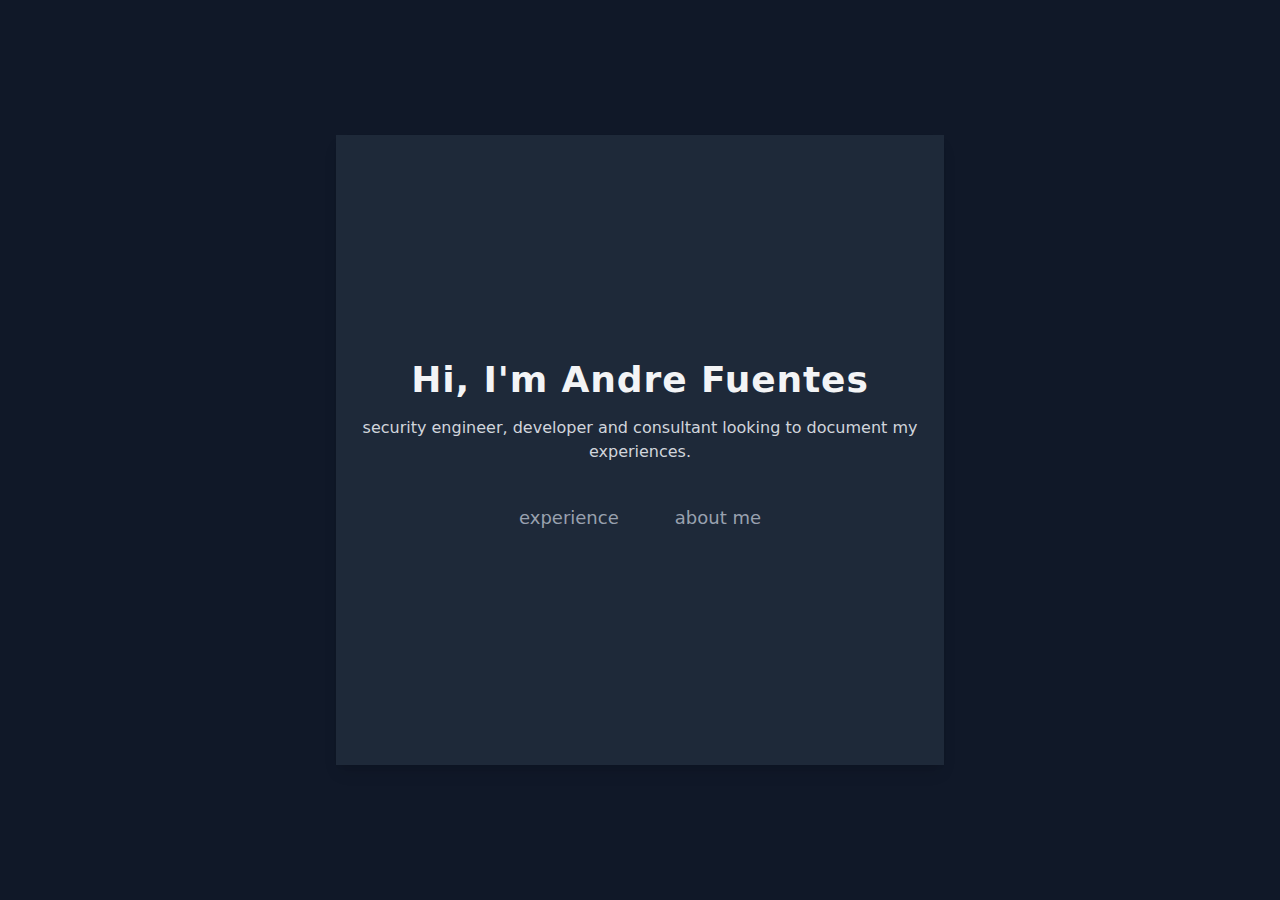
<file: index.html>
<!DOCTYPE html>
<html lang="en" charset="utf-8">
<head>
	<meta name="generator" content="Hugo 0.142.0">
</head>
<body>
	
	<!DOCTYPE html>
<html lang="en">
<head>
  <meta charset="UTF-8" />
  <meta name="viewport" content="width=device-width, initial-scale=1" />
  <title>cybromancer.com</title>
  <link href="./output.css" rel="stylesheet">

</head>
<body class="overflow-hidden min-h-screen flex items-center justify-center bg-gray-900 text-gray-100 font-sans">

  <section class="flex flex-col justify-center items-center h-[70vh] bg-gray-800 shadow-lg text-center px-4">
    <h1 class="text-5xl font-bold tracking-wide mb-4 sm:text-4xl">Hi, I'm Andre Fuentes</h1>
    <p class="text-lg font-medium text-gray-300 max-w-xl mb-8 sm:text-base">
      security engineer, developer and consultant looking to document my
        experiences.
    </p>
      <nav class="container mx-auto flex justify-center space-x-6">
        <a href="resume.html" class="text-lg px-4 py-2 text-gray-400 hover:text-white hover:bg-gray-700 rounded transition">experience</a>
        <a href="about_me.html" class="text-lg px-4 py-2 text-gray-400 hover:text-white hover:bg-gray-700 rounded transition">about me</a>
      </nav>
  </section>

</body>
</html>


</body>
</html>
</file>
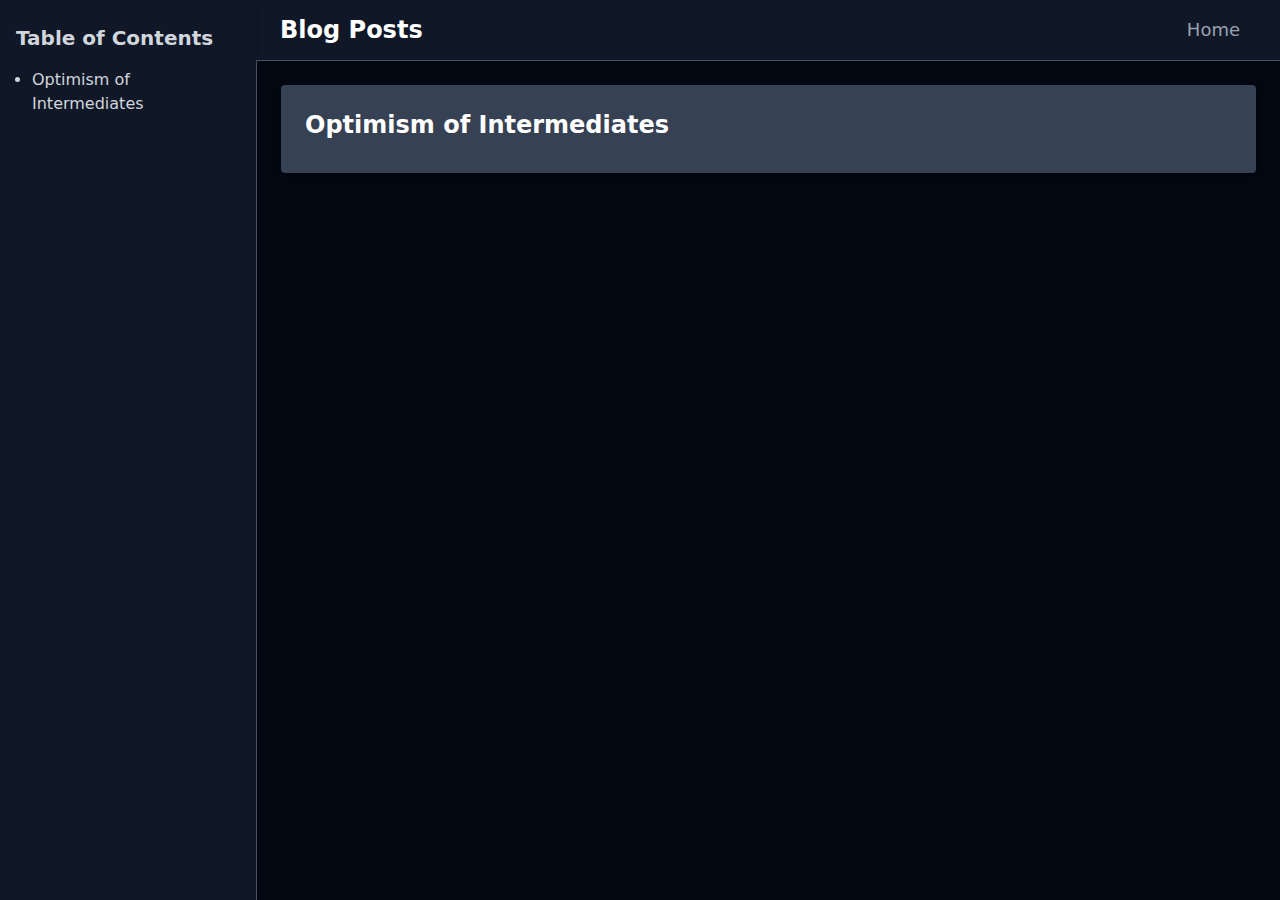
<file: blog/index.html>
<!DOCTYPE html>
<html lang="en">
  <head>
  <meta charset="UTF-8" />
  <meta name="viewport" content="width=device-width, initial-scale=1" />
  <title>Blog</title>
  <link href="/css/output.css" rel="stylesheet">
</head>

<body class="flex justify-center h-screen bg-gray-800 p-0">
  
<aside class="hidden md:block w-64 bg-gray-900 shadow-md  top-0 bottom-0 left-0 z-10 p-4">
    <div class="py-2">
      <h1 class="text-xl font-bold mb-4 text-gray-300">Table of Contents</h1>
      <nav class="space-y-2 ml-4">
        <ul class="list-disc text-gray-300 space-y-3">

        
        <li><a href="#Optimism%20of%20Intermediates" class="text-gray-300 hover:underline"> Optimism of Intermediates<a/><br></li>
        
        </ul>
      </nav>
    </div>
  </aside>

  <div class="flex-1 flex flex-col">
    <header class="h-16 bg-gray-900  text-white top-0  right-0  flex items-center px-6 shadow justify-between">
      <h1 class="text-2xl font-semibold">Blog Posts</h1>
      <a href="/" class="text-lg px-4 py-2 text-gray-400 hover:text-white hover:bg-gray-700 rounded transition">Home</a>
    </header>

    <main class="flex flex-col bg-gray-950 h-screen verflow-y-auto p-6 space-y-6 border-gray-600 border-solid border-l border-t text-white">
      
    <a href="/blog/optimism-of-intermediates/">
      <div class="bg-gray-700 p-6 rounded shadow hover:bg-gray-900" >
        <section id="Optimism of Intermediates">
          <div class="flex flex-col md:flex-row gap-5">
            <div class="flex flex-col">
              <h1 class="text-2xl font-semibold mb-2"> Optimism of Intermediates</h1>
              <p>  </p>
            </div>
          </div>
        </section>
      </div>
    </a>

      

    </main>
  </div>

</body>
</html>
</file>
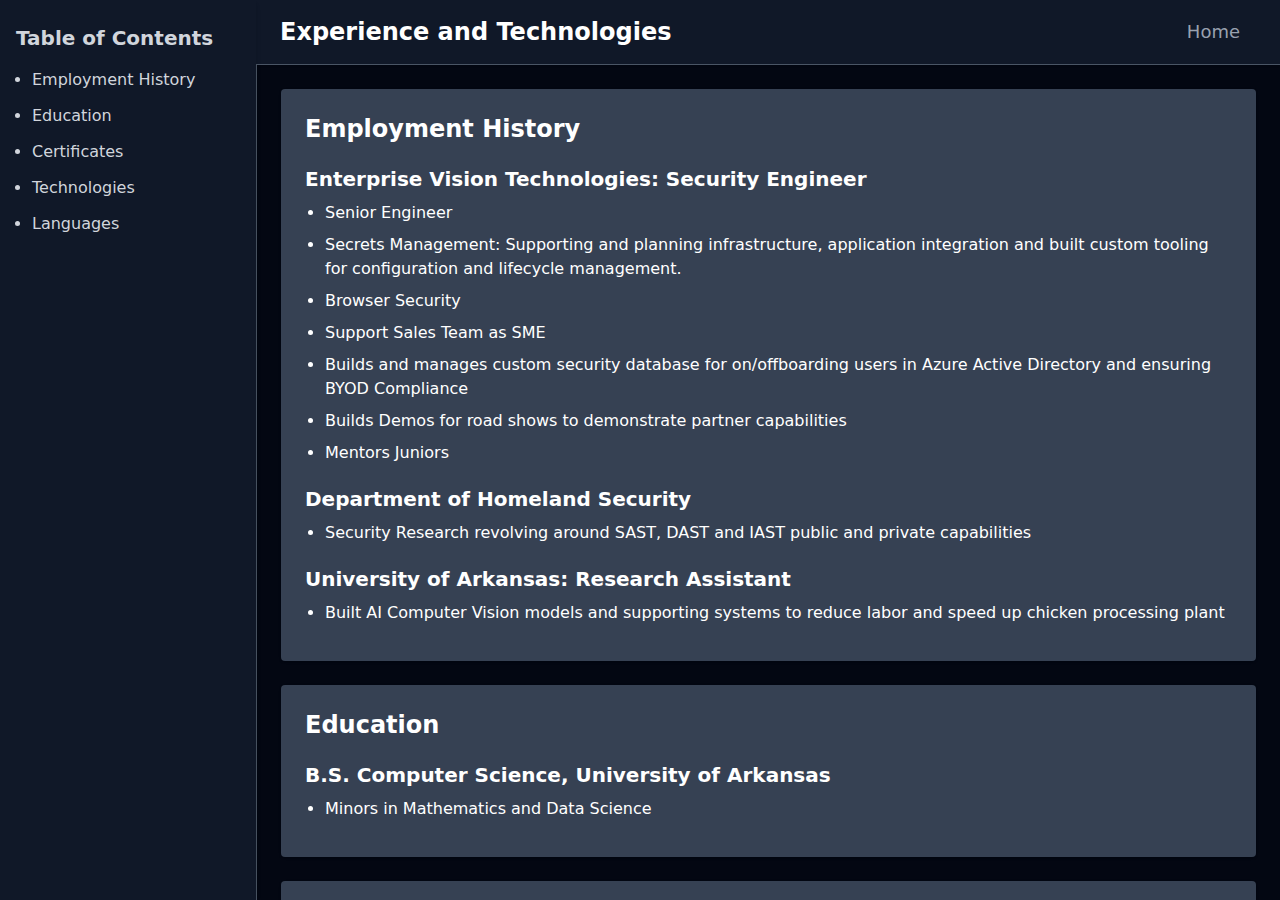
<file: resume/index.html>
<!DOCTYPE html>
<html lang="en">
  <head>
  <meta charset="UTF-8" />
  <meta name="viewport" content="width=device-width, initial-scale=1" />
  <title>Resume</title>
  <link href="/css/output.css" rel="stylesheet">
</head>

<body class="flex h-screen min-w-sm overflow-scroll bg-gray-950">
  
<aside class="hidden md:block w-64 bg-gray-900 shadow-md  top-0 bottom-0 left-0 z-10 p-4">
    <div class="py-2">
      <h2 class="text-xl font-bold mb-4 text-gray-300">Table of Contents</h2>
      <nav class="space-y-2 ml-4">
        <ul class="list-disc text-gray-300 space-y-3">
        <li><a href="#history" class="text-gray-300 hover:underline">Employment History</a><br></li>
        <li><a href="#education" class="text-gray-300 hover:underline">Education</a><br></li>
        <li><a href="#certificates" class="text-gray-300 hover:underline">Certificates</a><br></li>
        <li><a href="#technologies" class="text-gray-300 hover:underline">Technologies</a><br></li>
        <li><a href="#languages" class="text-gray-300 hover:underline">Languages</a></li>
        </ul>
      </nav>
    </div>
  </aside>

  <div class="flex-1 flex flex-col ">
    <header class="h-16 bg-gray-900  text-white top-0  right-0  flex items-center px-6 shadow justify-between">
      <h1 class="text-2xl font-semibold">Experience and Technologies</h1>
      <a href="/" class="text-lg px-4 py-2 text-gray-400 hover:text-white hover:bg-gray-700 rounded transition">Home</a>
    </header>

    <main class="flex-1 overflow-y-auto p-6 space-y-6 border-gray-600 border-solid border-l border-t text-white">
      <section id="history" class="bg-gray-700 p-6 rounded shadow">
        <h1 class="text-2xl font-semibold mb-2"> Employment History</h1>
        <div class="space-y-5 py-3">
            <h2 class="text-xl font-semibold mb-2">Enterprise Vision Technologies: Security Engineer</h2>
            <ul class="list-disc ml-5 space-y-2">
                <li><p>Senior Engineer</p></li> 
                <li><p>Secrets Management: Supporting and
                planning infrastructure, application integration and built custom
                tooling for configuration and lifecycle management.  </p></li> 
                <li><p>Browser Security</p></li>
                <li><p>Support Sales Team as SME</p></li>
                <li><p>Builds and manages custom security database for
                  on/offboarding users in Azure Active Directory and ensuring BYOD
                  Compliance</p></li>
                <li><p>Builds Demos for road shows to demonstrate partner
                  capabilities</p></li>
                <li><p>Mentors Juniors</p></li>
            </ul>

          <h2 class="text-xl font-semibold mb-2">Department of Homeland Security</h2>
          <ul class="list-disc ml-5 space-y-2">
              <li><p>Security Research revolving around SAST, DAST and IAST public and private capabilities</p></li> 
          </ul>
          <h2 class="text-xl font-semibold mb-2">University of Arkansas: Research
            Assistant</h2>
          <ul class="list-disc ml-5 space-y-2">
              <li><p>Built AI Computer Vision models and supporting systems to
                reduce labor and speed up chicken processing plant</p></li> 
          </ul>

        </div>
      </section>

      <section id="education" class="bg-gray-700 p-6 rounded shadow">
          <h1 class="text-2xl font-semibold mb-2">Education</h1>
          <div class="space-y-5 py-3">
            <h2 class="text-xl font-semibold mb-2">B.S. Computer Science, University of Arkansas</h2>
            <ul class="list-disc ml-5 space-y-2">
                <li><p>Minors in Mathematics and Data Science</p></li> 
            </ul>
          </div>
      </section>

      <section id="certificates" class="bg-gray-700 p-6 rounded shadow">
          <h1 class="text-2xl font-semibold mb-2">Certificates</h1>

          <div class="space-y-5 py-3">
            <h2 class="text-xl font-semibold mb-2">Fortinet</h2>
            <ul class="list-disc ml-5 space-y-2">
                <li><p> NSE 7 Core Exam</p></li> 
                <li><p> NSE 5</p></li> 
                <li><p> FCP Network Security</p></li> 
                <li><p> FCF Cyber Security</p></li> 
            </ul>
            
            <h2 class="text-xl font-semibold mb-2">HashiCorp</h2>
            <ul class="list-disc ml-5 space-y-2">
                <li><p>Technical - ILM & SLM Technology Accreditation</p></li> 
                <li><p>Technical - HVD - Infrastructure Lifecycle Management </p></li> 
                <li><p>Technical - HVD - Security Lifecycle Management</p></li> 
                <li><p>Foundation - Sales Infrastructure Cloud Accreditation</p></li> 
            </ul>
          </div>
      </section>

      <section id="technologies" class="bg-gray-700 p-6 rounded shadow">
        <h2 class="text-xl font-semibold mb-2">Technologies</h2>
        <div class="space-y-5 py-3">
          <ul class="list-disc ml-5 space-y-2">
              <li><p>Linux</p></li> 
              <li><p>Kubernetes, Docker</p></li> 
              <li><p>Nginx</p></li> 
              <li><p>Github Actions</p></li> 
              <li><p>MySql, SQLite, PostgreSQL</p></li>
              <li><p>Ansible, Terraform</p></li>
          </ul>
        </div>
      </section>
      <section id="languages" class="bg-gray-700 p-6 rounded shadow">
        <h2 class="text-xl font-semibold mb-2">Languages</h2>
        <div class="space-y-5 py-3">
            <p>Python, Go, Zig, JavaScript, Java, Bash</p>
        </div>
      </section>
    </main>
  </div>

</body>
</html>
</file>
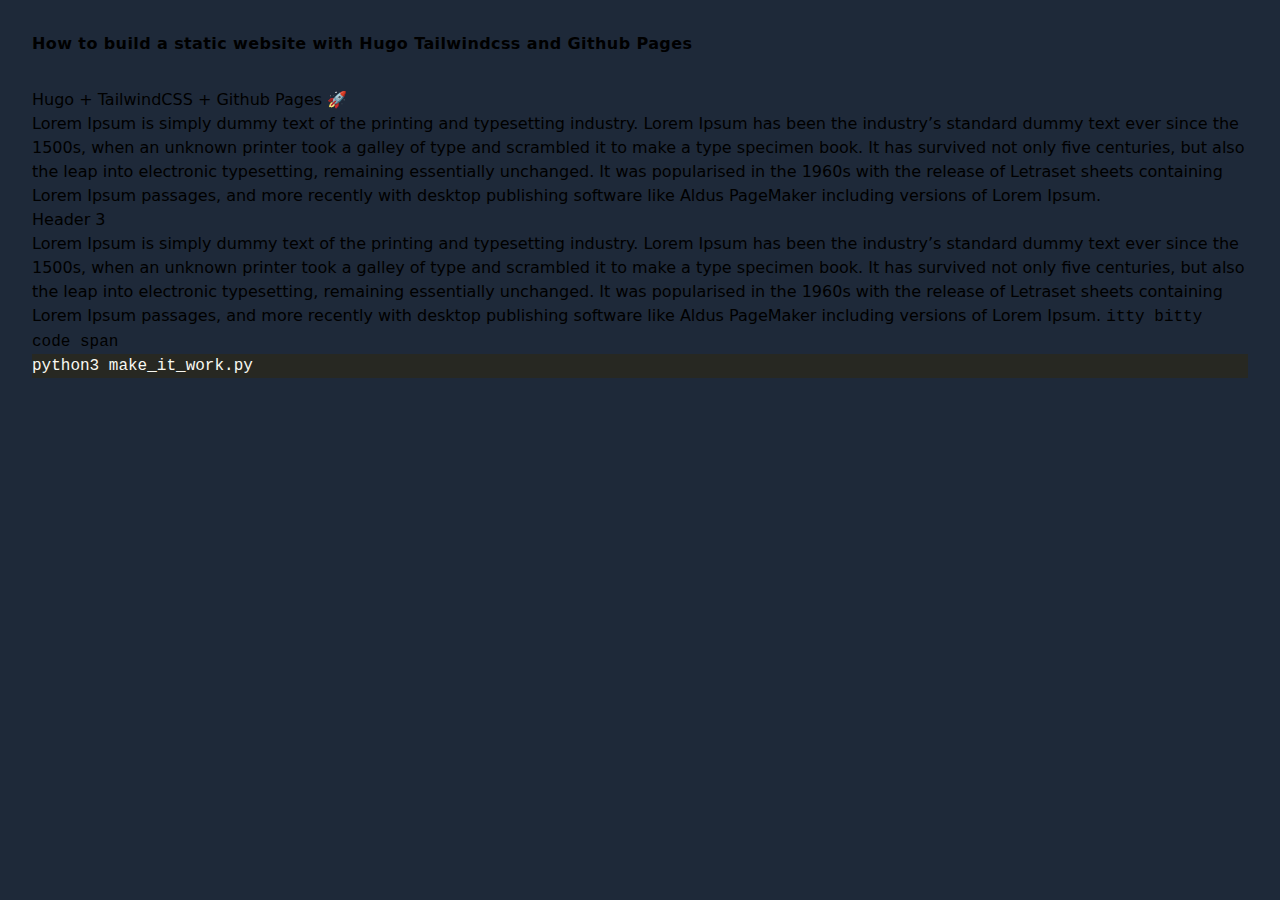
<file: blog/building-a-hugo-site/index.html>
<!DOCTYPE html>
<html lang="en">
  <head>
  <meta charset="UTF-8" />
  <meta name="viewport" content="width=device-width, initial-scale=1" />
  <title>How to build a static website with Hugo Tailwindcss and Github Pages</title>
  <link href="/css/output.css" rel="stylesheet">
</head>

<body class="flex justify-center h-screen bg-gray-800 p-0">
  
  <div class="max-w-screen text-gray-200 p-8">
  <div class="flex flex-col justify-items-center max-w-4xl">
    <h1 class="text-6xl font-bold tracking-wide leading-18 border-solid border-b pb-8 mb-8" >How to build a static website with Hugo Tailwindcss and Github Pages</h1>
      <h2 id="hugo--tailwindcss--github-pages-">Hugo + TailwindCSS + Github Pages 🚀</h2>
<p>Lorem Ipsum is simply dummy text of the printing and typesetting industry. Lorem Ipsum has been the industry&rsquo;s standard dummy text ever since the 1500s, when an unknown printer took a galley of type and scrambled it to make a type specimen book. It has survived not only five centuries, but also the leap into electronic typesetting, remaining essentially unchanged. It was popularised in the 1960s with the release of Letraset sheets containing Lorem Ipsum passages, and more recently with desktop publishing software like Aldus PageMaker including versions of Lorem Ipsum.</p>
<h3 id="header-3">Header 3</h3>
<p>Lorem Ipsum is simply dummy text of the printing and typesetting industry. Lorem Ipsum has been the industry&rsquo;s standard dummy text ever since the 1500s, when an unknown printer took a galley of type and scrambled it to make a type specimen book. It has survived not only five centuries, but also the leap into electronic typesetting, remaining essentially unchanged. It was popularised in the 1960s with the release of Letraset sheets containing Lorem Ipsum passages, and more recently with desktop publishing software like Aldus PageMaker including versions of Lorem Ipsum. <code>itty bitty code span</code></p>
<div class="highlight"><pre tabindex="0" style="color:#f8f8f2;background-color:#272822;-moz-tab-size:4;-o-tab-size:4;tab-size:4;"><code class="language-console" data-lang="console"><span style="display:flex;"><span>python3 make_it_work.py
</span></span></code></pre></div>
  </div>
</div>

</body>
</html>
</file>
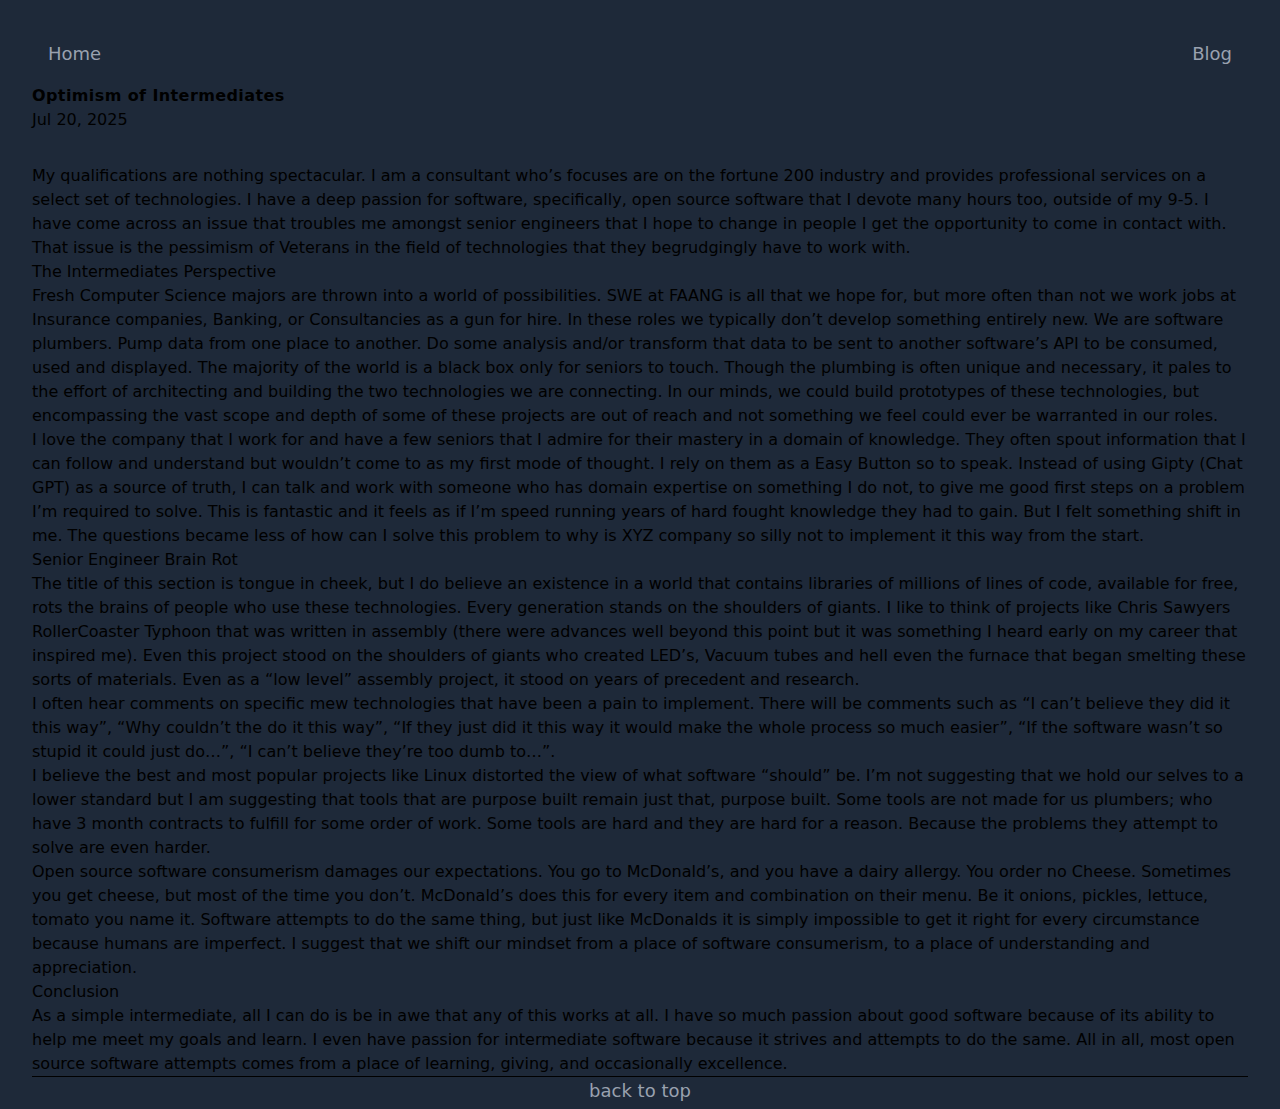
<file: blog/optimism-of-intermediates/index.html>
<!DOCTYPE html>
<html lang="en">
  <head>
  <meta charset="UTF-8" />
  <meta name="viewport" content="width=device-width, initial-scale=1" />
  <title>Optimism of Intermediates</title>
  <link href="/css/output.css" rel="stylesheet">
</head>

<body class="flex justify-center h-screen bg-gray-800 p-0">
  
  <a id="top"></a>
  <div class="max-w-screen text-gray-200 p-8">
  <div class="flex flex-col justify-items-center max-w-4xl">
    <div class="flex flex-row justify-between border-solid border-b pb-2 mb-2">
      <a href="/" class="text-lg px-4 py-2 text-gray-400 hover:text-white hover:bg-gray-700 rounded transition">Home</a>
      <a href="/blog" class="text-lg px-4 py-2 text-gray-400 hover:text-white hover:bg-gray-700 rounded transition">Blog</a>
    </div>
    <div class="border-solid border-b border-gray-600 mb-8">
      <h1 class="text-6xl font-bold tracking-wide leading-18 text-balance" >Optimism of Intermediates</h1>
      <p class="mt-8"> Jul 20, 2025 </p>
    </div>
      <p>My qualifications are nothing spectacular. I am a consultant who&rsquo;s focuses are
on the
fortune 200 industry and provides professional services on a select set of
technologies. I have a deep passion for software, specifically, open source
software that I devote many hours too, outside of my 9-5. I have come across
an issue that troubles me amongst senior engineers that I hope to change in
people I get the opportunity to come in contact with. That issue is the
pessimism of Veterans in the field of technologies that they begrudgingly have to
work with.</p>
<h2 id="the-intermediates-perspective">The Intermediates Perspective</h2>
<p>Fresh Computer Science majors are thrown into a world of possibilities. SWE at
FAANG is all that we hope for, but more often than not we work jobs at Insurance
companies, Banking, or Consultancies as a gun for hire. In these roles we typically don&rsquo;t
develop something entirely new. We are software plumbers. Pump data from one
place to another. Do some analysis and/or transform that data to be sent to another
software&rsquo;s API to be consumed, used and displayed. The majority of the world is
a black box only for seniors to touch. Though the plumbing is often unique and
necessary, it pales to the effort of architecting and building the two
technologies we are connecting. In our minds, we could build prototypes of these
technologies, but encompassing the vast scope and depth of some of these projects
are out of reach and not something we feel could ever be warranted in our roles.</p>
<p>I love the company that I work for and have a few seniors that I admire for
their mastery in a domain of knowledge. They often spout information that I can
follow and understand but wouldn&rsquo;t come to as my first mode of thought. I rely
on them as a Easy Button so to speak. Instead of using Gipty (Chat GPT) as a
source of truth, I can talk and work with someone who has domain expertise on
something I do not, to give me good first steps on a problem I&rsquo;m required to
solve. This is fantastic and it feels as if I&rsquo;m speed running years of hard
fought knowledge they had to gain. But I felt something shift in me. The
questions became less of how can I solve this problem to why is XYZ company
so silly not to implement it this way from the start.</p>
<h2 id="senior-engineer-brain-rot">Senior Engineer Brain Rot</h2>
<p>The title of this section is tongue in cheek, but I do believe an existence in
a world that contains libraries of millions of lines of code, available for free,
rots the brains of people who use these technologies. Every generation stands on
the shoulders of giants. I like to think of projects like Chris Sawyers
RollerCoaster Typhoon that was written in assembly (there were advances well
beyond this point but it was something I heard early on my career that inspired
me). Even this project stood on the shoulders of giants who created LED&rsquo;s,
Vacuum tubes and hell even the furnace that began smelting these sorts of
materials. Even as a &ldquo;low level&rdquo; assembly project, it stood on years of precedent
and research.</p>
<p>I often hear comments on specific mew technologies that have been a pain to
implement. There will be comments such as &ldquo;I can&rsquo;t believe they did it this
way&rdquo;, &ldquo;Why couldn&rsquo;t the do it this way&rdquo;, &ldquo;If they just did it this way it would
make the whole process so much easier&rdquo;, &ldquo;If the software wasn&rsquo;t so stupid it
could just do&hellip;&rdquo;, &ldquo;I can&rsquo;t believe they&rsquo;re too dumb to&hellip;&rdquo;.</p>
<p>I believe the best and most popular projects like Linux distorted the view of
what software &ldquo;should&rdquo; be. I&rsquo;m not suggesting that we hold our selves to a lower
standard but I am suggesting that tools that are purpose built remain just that,
purpose built. Some tools are not made for us plumbers; who have 3 month
contracts to fulfill for some order of work. Some tools are hard and they are hard
for a reason. Because the problems they attempt to solve are even harder.</p>
<p>Open source software consumerism damages our expectations. You go to McDonald&rsquo;s,
and you have a dairy allergy. You order no Cheese. Sometimes you get cheese, but
most of the time you don&rsquo;t. McDonald&rsquo;s does this for every item and combination
on their menu. Be it onions, pickles, lettuce, tomato you name it. Software
attempts to do the same thing, but just like McDonalds it is simply impossible to
get it right for every circumstance because humans are imperfect. I suggest that
we shift our mindset from a place of software consumerism, to a place of
understanding and appreciation.</p>
<h2 id="conclusion">Conclusion</h2>
<p>As a simple intermediate, all I can do is be in awe that any of this works at
all. I have so much passion about good software because of its ability to help
me meet my goals and learn. I even have passion for intermediate software
because it strives and attempts to do the same. All in all,
most open source software attempts comes from a place of learning, giving, and
occasionally excellence.</p>

    <div class="border-solid border-t pt-4 mt-2 text-center">
      <a href="#top" class="text-lg px-4 py-2 text-gray-400 hover:text-white hover:bg-gray-700 rounded transition">back to top</a>
    </div>
  </div>
</div>

</body>
</html>
</file>
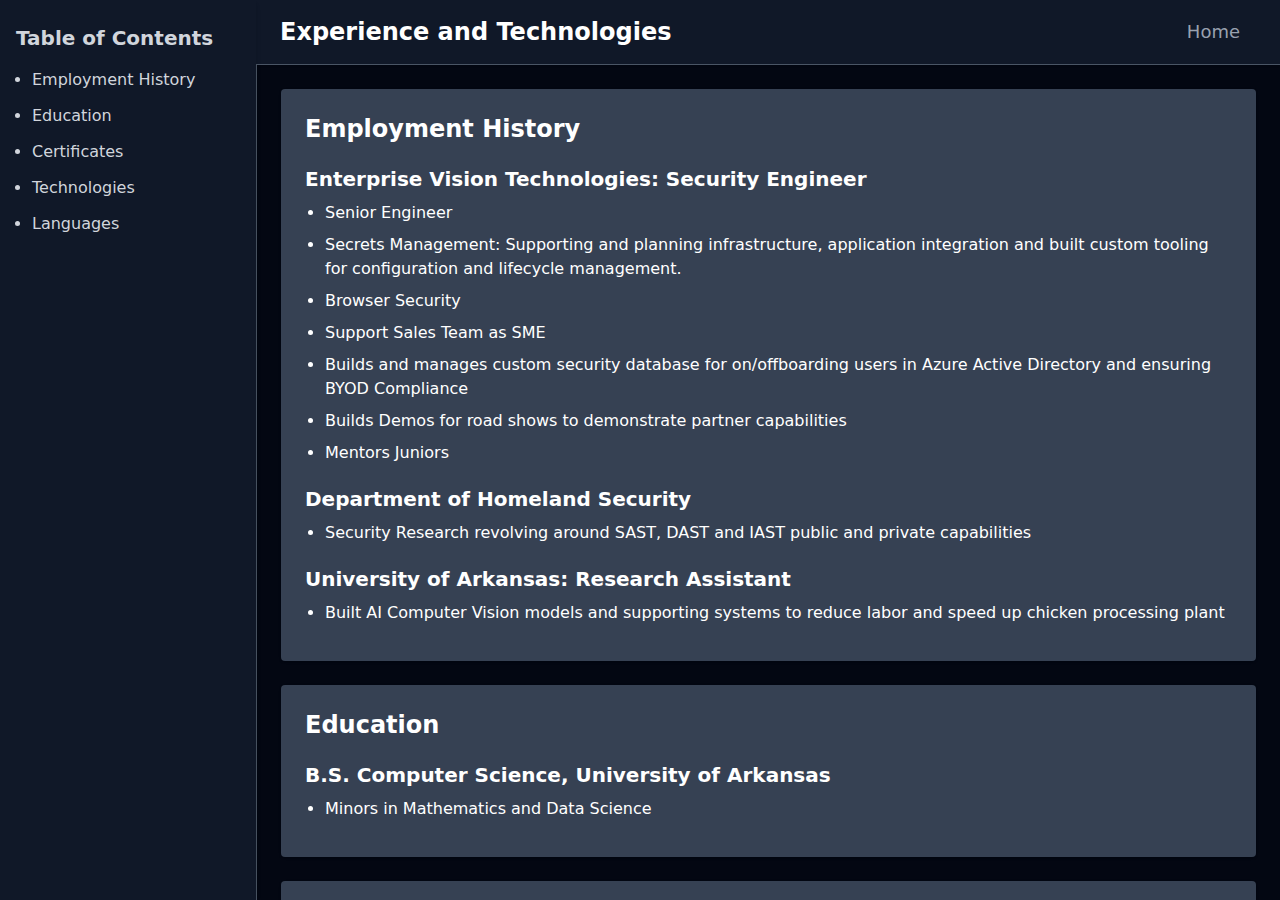
<file: resume.html>
<!DOCTYPE html>
<html lang="en">
<head>
  <meta charset="UTF-8" />
  <meta name="viewport" content="width=device-width, initial-scale=1.0" />
  <title>Portfolio Page</title>
  <link href="./output.css" rel="stylesheet">
</head>
<body class="flex h-screen min-w-sm overflow-scroll bg-gray-950">

  <aside class="hidden md:block w-64 bg-gray-900 shadow-md  top-0 bottom-0 left-0 z-10 p-4">
    <div class="py-2">
      <h2 class="text-xl font-bold mb-4 text-gray-300">Table of Contents</h2>
      <nav class="space-y-2 ml-4">
        <ul class="list-disc text-gray-300 space-y-3">
        <li><a href="#history" class="text-gray-300 hover:underline">Employment History</a><br></li>
        <li><a href="#education" class="text-gray-300 hover:underline">Education</a><br></li>
        <li><a href="#certificates" class="text-gray-300 hover:underline">Certificates</a><br></li>
        <li><a href="#technologies" class="text-gray-300 hover:underline">Technologies</a><br></li>
        <li><a href="#languages" class="text-gray-300 hover:underline">Languages</a></li>
        </ul>
      </nav>
    </div>
  </aside>

  <div class="flex-1 flex flex-col ">
    <header class="h-16 bg-gray-900  text-white top-0  right-0  flex items-center px-6 shadow justify-between">
      <h1 class="text-2xl font-semibold">Experience and Technologies</h1>
      <a href="/" class="text-lg px-4 py-2 text-gray-400 hover:text-white hover:bg-gray-700 rounded transition">Home</a>
    </header>

    <main class="flex-1 overflow-y-auto p-6 space-y-6 border-gray-600 border-solid border-l border-t text-white">
      <section id="history" class="bg-gray-700 p-6 rounded shadow">
        <h1 class="text-2xl font-semibold mb-2"> Employment History</h1>
        <div class="space-y-5 py-3">
            <h2 class="text-xl font-semibold mb-2">Enterprise Vision Technologies: Security Engineer</h2>
            <ul class="list-disc ml-5 space-y-2">
                <li><p>Senior Engineer</p></li> 
                <li><p>Secrets Management: Supporting and
                planning infrastructure, application integration and built custom
                tooling for configuration and lifecycle management.  </p></li> 
                <li><p>Browser Security</p></li>
                <li><p>Support Sales Team as SME</p></li>
                <li><p>Builds and manages custom security database for
                  on/offboarding users in Azure Active Directory and ensuring BYOD
                  Compliance</p></li>
                <li><p>Builds Demos for road shows to demonstrate partner
                  capabilities</p></li>
                <li><p>Mentors Juniors</p></li>
            </ul>

          <h2 class="text-xl font-semibold mb-2">Department of Homeland Security</h2>
          <ul class="list-disc ml-5 space-y-2">
              <li><p>Security Research revolving around SAST, DAST and IAST public and private capabilities</p></li> 
          </ul>
          <h2 class="text-xl font-semibold mb-2">University of Arkansas: Research
            Assistant</h2>
          <ul class="list-disc ml-5 space-y-2">
              <li><p>Built AI Computer Vision models and supporting systems to
                reduce labor and speed up chicken processing plant</p></li> 
          </ul>

        </div>
      </section>

      <section id="education" class="bg-gray-700 p-6 rounded shadow">
          <h1 class="text-2xl font-semibold mb-2">Education</h1>
          <div class="space-y-5 py-3">
            <h2 class="text-xl font-semibold mb-2">B.S. Computer Science, University of Arkansas</h2>
            <ul class="list-disc ml-5 space-y-2">
                <li><p>Minors in Mathematics and Data Science</p></li> 
            </ul>
          </div>
      </section>

      <section id="certificates" class="bg-gray-700 p-6 rounded shadow">
          <h1 class="text-2xl font-semibold mb-2">Certificates</h1>

          <div class="space-y-5 py-3">
            <h2 class="text-xl font-semibold mb-2">Fortinet</h2>
            <ul class="list-disc ml-5 space-y-2">
                <li><p> NSE 7 Core Exam</p></li> 
                <li><p> NSE 5</p></li> 
                <li><p> FCP Network Security</p></li> 
                <li><p> FCF Cyber Security</p></li> 
            </ul>
            
            <h2 class="text-xl font-semibold mb-2">HashiCorp</h2>
            <ul class="list-disc ml-5 space-y-2">
                <li><p>Technical - ILM & SLM Technology Accreditation</p></li> 
                <li><p>Technical - HVD - Infrastructure Lifecycle Management </p></li> 
                <li><p>Technical - HVD - Security Lifecycle Management</p></li> 
                <li><p>Foundation - Sales Infrastructure Cloud Accreditation</p></li> 
            </ul>
          </div>
      </section>

      <section id="technologies" class="bg-gray-700 p-6 rounded shadow">
        <h2 class="text-xl font-semibold mb-2">Technologies</h2>
        <div class="space-y-5 py-3">
          <ul class="list-disc ml-5 space-y-2">
              <li><p>Linux</p></li> 
              <li><p>Kubernetes, Docker</p></li> 
              <li><p>Nginx</p></li> 
              <li><p>Github Actions</p></li> 
              <li><p>MySql, SQLite, PostgreSQL</p></li>
              <li><p>Ansible, Terraform</p></li>
          </ul>
        </div>
      </section>
      <section id="languages" class="bg-gray-700 p-6 rounded shadow">
        <h2 class="text-xl font-semibold mb-2">Languages</h2>
        <div class="space-y-5 py-3">
            <p>Python, Go, Zig, JavaScript, Java, Bash</p>
        </div>
      </section>
    </main>
  </div>

</body>
</html>
</file>
<file: output.css>
/*! tailwindcss v4.1.10 | MIT License | https://tailwindcss.com */
@layer properties;
@layer theme, base, components, utilities;
@layer theme {
  :root, :host {
    --font-sans: ui-sans-serif, system-ui, sans-serif, "Apple Color Emoji",
      "Segoe UI Emoji", "Segoe UI Symbol", "Noto Color Emoji";
    --font-mono: ui-monospace, SFMono-Regular, Menlo, Monaco, Consolas, "Liberation Mono",
      "Courier New", monospace;
    --color-blue-500: oklch(62.3% 0.214 259.815);
    --color-blue-700: oklch(48.8% 0.243 264.376);
    --color-indigo-500: oklch(58.5% 0.233 277.117);
    --color-indigo-800: oklch(39.8% 0.195 277.366);
    --color-gray-100: oklch(96.7% 0.003 264.542);
    --color-gray-300: oklch(87.2% 0.01 258.338);
    --color-gray-400: oklch(70.7% 0.022 261.325);
    --color-gray-600: oklch(44.6% 0.03 256.802);
    --color-gray-700: oklch(37.3% 0.034 259.733);
    --color-gray-800: oklch(27.8% 0.033 256.848);
    --color-gray-900: oklch(21% 0.034 264.665);
    --color-gray-950: oklch(13% 0.028 261.692);
    --color-black: #000;
    --color-white: #fff;
    --spacing: 0.25rem;
    --container-sm: 24rem;
    --container-md: 28rem;
    --container-xl: 36rem;
    --text-base: 1rem;
    --text-base--line-height: calc(1.5 / 1);
    --text-lg: 1.125rem;
    --text-lg--line-height: calc(1.75 / 1.125);
    --text-xl: 1.25rem;
    --text-xl--line-height: calc(1.75 / 1.25);
    --text-2xl: 1.5rem;
    --text-2xl--line-height: calc(2 / 1.5);
    --text-4xl: 2.25rem;
    --text-4xl--line-height: calc(2.5 / 2.25);
    --text-5xl: 3rem;
    --text-5xl--line-height: 1;
    --font-weight-medium: 500;
    --font-weight-semibold: 600;
    --font-weight-bold: 700;
    --tracking-wide: 0.025em;
    --radius-lg: 0.5rem;
    --default-transition-duration: 150ms;
    --default-transition-timing-function: cubic-bezier(0.4, 0, 0.2, 1);
    --default-font-family: var(--font-sans);
    --default-mono-font-family: var(--font-mono);
  }
}
@layer base {
  *, ::after, ::before, ::backdrop, ::file-selector-button {
    box-sizing: border-box;
    margin: 0;
    padding: 0;
    border: 0 solid;
  }
  html, :host {
    line-height: 1.5;
    -webkit-text-size-adjust: 100%;
    tab-size: 4;
    font-family: var(--default-font-family, ui-sans-serif, system-ui, sans-serif, "Apple Color Emoji", "Segoe UI Emoji", "Segoe UI Symbol", "Noto Color Emoji");
    font-feature-settings: var(--default-font-feature-settings, normal);
    font-variation-settings: var(--default-font-variation-settings, normal);
    -webkit-tap-highlight-color: transparent;
  }
  hr {
    height: 0;
    color: inherit;
    border-top-width: 1px;
  }
  abbr:where([title]) {
    -webkit-text-decoration: underline dotted;
    text-decoration: underline dotted;
  }
  h1, h2, h3, h4, h5, h6 {
    font-size: inherit;
    font-weight: inherit;
  }
  a {
    color: inherit;
    -webkit-text-decoration: inherit;
    text-decoration: inherit;
  }
  b, strong {
    font-weight: bolder;
  }
  code, kbd, samp, pre {
    font-family: var(--default-mono-font-family, ui-monospace, SFMono-Regular, Menlo, Monaco, Consolas, "Liberation Mono", "Courier New", monospace);
    font-feature-settings: var(--default-mono-font-feature-settings, normal);
    font-variation-settings: var(--default-mono-font-variation-settings, normal);
    font-size: 1em;
  }
  small {
    font-size: 80%;
  }
  sub, sup {
    font-size: 75%;
    line-height: 0;
    position: relative;
    vertical-align: baseline;
  }
  sub {
    bottom: -0.25em;
  }
  sup {
    top: -0.5em;
  }
  table {
    text-indent: 0;
    border-color: inherit;
    border-collapse: collapse;
  }
  :-moz-focusring {
    outline: auto;
  }
  progress {
    vertical-align: baseline;
  }
  summary {
    display: list-item;
  }
  ol, ul, menu {
    list-style: none;
  }
  img, svg, video, canvas, audio, iframe, embed, object {
    display: block;
    vertical-align: middle;
  }
  img, video {
    max-width: 100%;
    height: auto;
  }
  button, input, select, optgroup, textarea, ::file-selector-button {
    font: inherit;
    font-feature-settings: inherit;
    font-variation-settings: inherit;
    letter-spacing: inherit;
    color: inherit;
    border-radius: 0;
    background-color: transparent;
    opacity: 1;
  }
  :where(select:is([multiple], [size])) optgroup {
    font-weight: bolder;
  }
  :where(select:is([multiple], [size])) optgroup option {
    padding-inline-start: 20px;
  }
  ::file-selector-button {
    margin-inline-end: 4px;
  }
  ::placeholder {
    opacity: 1;
  }
  @supports (not (-webkit-appearance: -apple-pay-button))  or (contain-intrinsic-size: 1px) {
    ::placeholder {
      color: currentcolor;
      @supports (color: color-mix(in lab, red, red)) {
        color: color-mix(in oklab, currentcolor 50%, transparent);
      }
    }
  }
  textarea {
    resize: vertical;
  }
  ::-webkit-search-decoration {
    -webkit-appearance: none;
  }
  ::-webkit-date-and-time-value {
    min-height: 1lh;
    text-align: inherit;
  }
  ::-webkit-datetime-edit {
    display: inline-flex;
  }
  ::-webkit-datetime-edit-fields-wrapper {
    padding: 0;
  }
  ::-webkit-datetime-edit, ::-webkit-datetime-edit-year-field, ::-webkit-datetime-edit-month-field, ::-webkit-datetime-edit-day-field, ::-webkit-datetime-edit-hour-field, ::-webkit-datetime-edit-minute-field, ::-webkit-datetime-edit-second-field, ::-webkit-datetime-edit-millisecond-field, ::-webkit-datetime-edit-meridiem-field {
    padding-block: 0;
  }
  :-moz-ui-invalid {
    box-shadow: none;
  }
  button, input:where([type="button"], [type="reset"], [type="submit"]), ::file-selector-button {
    appearance: button;
  }
  ::-webkit-inner-spin-button, ::-webkit-outer-spin-button {
    height: auto;
  }
  [hidden]:where(:not([hidden="until-found"])) {
    display: none !important;
  }
}
@layer utilities {
  .static {
    position: static;
  }
  .top-0 {
    top: calc(var(--spacing) * 0);
  }
  .right-0 {
    right: calc(var(--spacing) * 0);
  }
  .bottom-0 {
    bottom: calc(var(--spacing) * 0);
  }
  .left-0 {
    left: calc(var(--spacing) * 0);
  }
  .z-10 {
    z-index: 10;
  }
  .container {
    width: 100%;
    @media (width >= 40rem) {
      max-width: 40rem;
    }
    @media (width >= 48rem) {
      max-width: 48rem;
    }
    @media (width >= 64rem) {
      max-width: 64rem;
    }
    @media (width >= 80rem) {
      max-width: 80rem;
    }
    @media (width >= 96rem) {
      max-width: 96rem;
    }
  }
  .mx-auto {
    margin-inline: auto;
  }
  .mb-2 {
    margin-bottom: calc(var(--spacing) * 2);
  }
  .mb-4 {
    margin-bottom: calc(var(--spacing) * 4);
  }
  .mb-6 {
    margin-bottom: calc(var(--spacing) * 6);
  }
  .mb-8 {
    margin-bottom: calc(var(--spacing) * 8);
  }
  .ml-4 {
    margin-left: calc(var(--spacing) * 4);
  }
  .ml-5 {
    margin-left: calc(var(--spacing) * 5);
  }
  .block {
    display: block;
  }
  .flex {
    display: flex;
  }
  .hidden {
    display: none;
  }
  .h-16 {
    height: calc(var(--spacing) * 16);
  }
  .h-64 {
    height: calc(var(--spacing) * 64);
  }
  .h-\[70vh\] {
    height: 70vh;
  }
  .h-screen {
    height: 100vh;
  }
  .min-h-screen {
    min-height: 100vh;
  }
  .w-64 {
    width: calc(var(--spacing) * 64);
  }
  .w-full {
    width: 100%;
  }
  .max-w-md {
    max-width: var(--container-md);
  }
  .max-w-xl {
    max-width: var(--container-xl);
  }
  .min-w-sm {
    min-width: var(--container-sm);
  }
  .flex-1 {
    flex: 1;
  }
  .list-disc {
    list-style-type: disc;
  }
  .flex-col {
    flex-direction: column;
  }
  .items-center {
    align-items: center;
  }
  .justify-between {
    justify-content: space-between;
  }
  .justify-center {
    justify-content: center;
  }
  .space-y-2 {
    :where(& > :not(:last-child)) {
      --tw-space-y-reverse: 0;
      margin-block-start: calc(calc(var(--spacing) * 2) * var(--tw-space-y-reverse));
      margin-block-end: calc(calc(var(--spacing) * 2) * calc(1 - var(--tw-space-y-reverse)));
    }
  }
  .space-y-3 {
    :where(& > :not(:last-child)) {
      --tw-space-y-reverse: 0;
      margin-block-start: calc(calc(var(--spacing) * 3) * var(--tw-space-y-reverse));
      margin-block-end: calc(calc(var(--spacing) * 3) * calc(1 - var(--tw-space-y-reverse)));
    }
  }
  .space-y-5 {
    :where(& > :not(:last-child)) {
      --tw-space-y-reverse: 0;
      margin-block-start: calc(calc(var(--spacing) * 5) * var(--tw-space-y-reverse));
      margin-block-end: calc(calc(var(--spacing) * 5) * calc(1 - var(--tw-space-y-reverse)));
    }
  }
  .space-y-6 {
    :where(& > :not(:last-child)) {
      --tw-space-y-reverse: 0;
      margin-block-start: calc(calc(var(--spacing) * 6) * var(--tw-space-y-reverse));
      margin-block-end: calc(calc(var(--spacing) * 6) * calc(1 - var(--tw-space-y-reverse)));
    }
  }
  .space-x-6 {
    :where(& > :not(:last-child)) {
      --tw-space-x-reverse: 0;
      margin-inline-start: calc(calc(var(--spacing) * 6) * var(--tw-space-x-reverse));
      margin-inline-end: calc(calc(var(--spacing) * 6) * calc(1 - var(--tw-space-x-reverse)));
    }
  }
  .overflow-hidden {
    overflow: hidden;
  }
  .overflow-scroll {
    overflow: scroll;
  }
  .overflow-y-auto {
    overflow-y: auto;
  }
  .rounded {
    border-radius: 0.25rem;
  }
  .rounded-full {
    border-radius: calc(infinity * 1px);
  }
  .rounded-lg {
    border-radius: var(--radius-lg);
  }
  .border-t {
    border-top-style: var(--tw-border-style);
    border-top-width: 1px;
  }
  .border-l {
    border-left-style: var(--tw-border-style);
    border-left-width: 1px;
  }
  .border-solid {
    --tw-border-style: solid;
    border-style: solid;
  }
  .border-gray-600 {
    border-color: var(--color-gray-600);
  }
  .bg-gray-700 {
    background-color: var(--color-gray-700);
  }
  .bg-gray-800 {
    background-color: var(--color-gray-800);
  }
  .bg-gray-900 {
    background-color: var(--color-gray-900);
  }
  .bg-gray-950 {
    background-color: var(--color-gray-950);
  }
  .p-4 {
    padding: calc(var(--spacing) * 4);
  }
  .p-6 {
    padding: calc(var(--spacing) * 6);
  }
  .p-8 {
    padding: calc(var(--spacing) * 8);
  }
  .px-4 {
    padding-inline: calc(var(--spacing) * 4);
  }
  .px-6 {
    padding-inline: calc(var(--spacing) * 6);
  }
  .py-2 {
    padding-block: calc(var(--spacing) * 2);
  }
  .py-3 {
    padding-block: calc(var(--spacing) * 3);
  }
  .text-center {
    text-align: center;
  }
  .font-sans {
    font-family: var(--font-sans);
  }
  .text-2xl {
    font-size: var(--text-2xl);
    line-height: var(--tw-leading, var(--text-2xl--line-height));
  }
  .text-5xl {
    font-size: var(--text-5xl);
    line-height: var(--tw-leading, var(--text-5xl--line-height));
  }
  .text-lg {
    font-size: var(--text-lg);
    line-height: var(--tw-leading, var(--text-lg--line-height));
  }
  .text-xl {
    font-size: var(--text-xl);
    line-height: var(--tw-leading, var(--text-xl--line-height));
  }
  .font-bold {
    --tw-font-weight: var(--font-weight-bold);
    font-weight: var(--font-weight-bold);
  }
  .font-medium {
    --tw-font-weight: var(--font-weight-medium);
    font-weight: var(--font-weight-medium);
  }
  .font-semibold {
    --tw-font-weight: var(--font-weight-semibold);
    font-weight: var(--font-weight-semibold);
  }
  .tracking-wide {
    --tw-tracking: var(--tracking-wide);
    letter-spacing: var(--tracking-wide);
  }
  .text-blue-500 {
    color: var(--color-blue-500);
  }
  .text-gray-100 {
    color: var(--color-gray-100);
  }
  .text-gray-300 {
    color: var(--color-gray-300);
  }
  .text-gray-400 {
    color: var(--color-gray-400);
  }
  .text-indigo-500 {
    color: var(--color-indigo-500);
  }
  .text-white {
    color: var(--color-white);
  }
  .shadow {
    --tw-shadow: 0 1px 3px 0 var(--tw-shadow-color, rgb(0 0 0 / 0.1)), 0 1px 2px -1px var(--tw-shadow-color, rgb(0 0 0 / 0.1));
    box-shadow: var(--tw-inset-shadow), var(--tw-inset-ring-shadow), var(--tw-ring-offset-shadow), var(--tw-ring-shadow), var(--tw-shadow);
  }
  .shadow-lg {
    --tw-shadow: 0 10px 15px -3px var(--tw-shadow-color, rgb(0 0 0 / 0.1)), 0 4px 6px -4px var(--tw-shadow-color, rgb(0 0 0 / 0.1));
    box-shadow: var(--tw-inset-shadow), var(--tw-inset-ring-shadow), var(--tw-ring-offset-shadow), var(--tw-ring-shadow), var(--tw-shadow);
  }
  .shadow-md {
    --tw-shadow: 0 4px 6px -1px var(--tw-shadow-color, rgb(0 0 0 / 0.1)), 0 2px 4px -2px var(--tw-shadow-color, rgb(0 0 0 / 0.1));
    box-shadow: var(--tw-inset-shadow), var(--tw-inset-ring-shadow), var(--tw-ring-offset-shadow), var(--tw-ring-shadow), var(--tw-shadow);
  }
  .transition {
    transition-property: color, background-color, border-color, outline-color, text-decoration-color, fill, stroke, --tw-gradient-from, --tw-gradient-via, --tw-gradient-to, opacity, box-shadow, transform, translate, scale, rotate, filter, -webkit-backdrop-filter, backdrop-filter, display, visibility, content-visibility, overlay, pointer-events;
    transition-timing-function: var(--tw-ease, var(--default-transition-timing-function));
    transition-duration: var(--tw-duration, var(--default-transition-duration));
  }
  .hover\:bg-gray-700 {
    &:hover {
      @media (hover: hover) {
        background-color: var(--color-gray-700);
      }
    }
  }
  .hover\:text-black {
    &:hover {
      @media (hover: hover) {
        color: var(--color-black);
      }
    }
  }
  .hover\:text-blue-700 {
    &:hover {
      @media (hover: hover) {
        color: var(--color-blue-700);
      }
    }
  }
  .hover\:text-indigo-800 {
    &:hover {
      @media (hover: hover) {
        color: var(--color-indigo-800);
      }
    }
  }
  .hover\:text-white {
    &:hover {
      @media (hover: hover) {
        color: var(--color-white);
      }
    }
  }
  .hover\:underline {
    &:hover {
      @media (hover: hover) {
        text-decoration-line: underline;
      }
    }
  }
  .sm\:text-4xl {
    @media (width >= 40rem) {
      font-size: var(--text-4xl);
      line-height: var(--tw-leading, var(--text-4xl--line-height));
    }
  }
  .sm\:text-base {
    @media (width >= 40rem) {
      font-size: var(--text-base);
      line-height: var(--tw-leading, var(--text-base--line-height));
    }
  }
  .md\:block {
    @media (width >= 48rem) {
      display: block;
    }
  }
}
@property --tw-space-y-reverse {
  syntax: "*";
  inherits: false;
  initial-value: 0;
}
@property --tw-space-x-reverse {
  syntax: "*";
  inherits: false;
  initial-value: 0;
}
@property --tw-border-style {
  syntax: "*";
  inherits: false;
  initial-value: solid;
}
@property --tw-font-weight {
  syntax: "*";
  inherits: false;
}
@property --tw-tracking {
  syntax: "*";
  inherits: false;
}
@property --tw-shadow {
  syntax: "*";
  inherits: false;
  initial-value: 0 0 #0000;
}
@property --tw-shadow-color {
  syntax: "*";
  inherits: false;
}
@property --tw-shadow-alpha {
  syntax: "<percentage>";
  inherits: false;
  initial-value: 100%;
}
@property --tw-inset-shadow {
  syntax: "*";
  inherits: false;
  initial-value: 0 0 #0000;
}
@property --tw-inset-shadow-color {
  syntax: "*";
  inherits: false;
}
@property --tw-inset-shadow-alpha {
  syntax: "<percentage>";
  inherits: false;
  initial-value: 100%;
}
@property --tw-ring-color {
  syntax: "*";
  inherits: false;
}
@property --tw-ring-shadow {
  syntax: "*";
  inherits: false;
  initial-value: 0 0 #0000;
}
@property --tw-inset-ring-color {
  syntax: "*";
  inherits: false;
}
@property --tw-inset-ring-shadow {
  syntax: "*";
  inherits: false;
  initial-value: 0 0 #0000;
}
@property --tw-ring-inset {
  syntax: "*";
  inherits: false;
}
@property --tw-ring-offset-width {
  syntax: "<length>";
  inherits: false;
  initial-value: 0px;
}
@property --tw-ring-offset-color {
  syntax: "*";
  inherits: false;
  initial-value: #fff;
}
@property --tw-ring-offset-shadow {
  syntax: "*";
  inherits: false;
  initial-value: 0 0 #0000;
}
@layer properties {
  @supports ((-webkit-hyphens: none) and (not (margin-trim: inline))) or ((-moz-orient: inline) and (not (color:rgb(from red r g b)))) {
    *, ::before, ::after, ::backdrop {
      --tw-space-y-reverse: 0;
      --tw-space-x-reverse: 0;
      --tw-border-style: solid;
      --tw-font-weight: initial;
      --tw-tracking: initial;
      --tw-shadow: 0 0 #0000;
      --tw-shadow-color: initial;
      --tw-shadow-alpha: 100%;
      --tw-inset-shadow: 0 0 #0000;
      --tw-inset-shadow-color: initial;
      --tw-inset-shadow-alpha: 100%;
      --tw-ring-color: initial;
      --tw-ring-shadow: 0 0 #0000;
      --tw-inset-ring-color: initial;
      --tw-inset-ring-shadow: 0 0 #0000;
      --tw-ring-inset: initial;
      --tw-ring-offset-width: 0px;
      --tw-ring-offset-color: #fff;
      --tw-ring-offset-shadow: 0 0 #0000;
    }
  }
}
</file>
<file: css/output.css>
/*! tailwindcss v4.1.10 | MIT License | https://tailwindcss.com */
@layer properties;
@layer theme, base, components, utilities;
@layer theme {
  :root, :host {
    --font-sans: ui-sans-serif, system-ui, sans-serif, "Apple Color Emoji",
      "Segoe UI Emoji", "Segoe UI Symbol", "Noto Color Emoji";
    --font-mono: ui-monospace, SFMono-Regular, Menlo, Monaco, Consolas, "Liberation Mono",
      "Courier New", monospace;
    --color-blue-500: oklch(62.3% 0.214 259.815);
    --color-blue-700: oklch(48.8% 0.243 264.376);
    --color-indigo-500: oklch(58.5% 0.233 277.117);
    --color-indigo-800: oklch(39.8% 0.195 277.366);
    --color-gray-100: oklch(96.7% 0.003 264.542);
    --color-gray-300: oklch(87.2% 0.01 258.338);
    --color-gray-400: oklch(70.7% 0.022 261.325);
    --color-gray-600: oklch(44.6% 0.03 256.802);
    --color-gray-700: oklch(37.3% 0.034 259.733);
    --color-gray-800: oklch(27.8% 0.033 256.848);
    --color-gray-900: oklch(21% 0.034 264.665);
    --color-gray-950: oklch(13% 0.028 261.692);
    --color-black: #000;
    --color-white: #fff;
    --spacing: 0.25rem;
    --container-sm: 24rem;
    --container-md: 28rem;
    --container-xl: 36rem;
    --text-base: 1rem;
    --text-base--line-height: calc(1.5 / 1);
    --text-lg: 1.125rem;
    --text-lg--line-height: calc(1.75 / 1.125);
    --text-xl: 1.25rem;
    --text-xl--line-height: calc(1.75 / 1.25);
    --text-2xl: 1.5rem;
    --text-2xl--line-height: calc(2 / 1.5);
    --text-4xl: 2.25rem;
    --text-4xl--line-height: calc(2.5 / 2.25);
    --text-5xl: 3rem;
    --text-5xl--line-height: 1;
    --font-weight-medium: 500;
    --font-weight-semibold: 600;
    --font-weight-bold: 700;
    --tracking-wide: 0.025em;
    --radius-lg: 0.5rem;
    --default-transition-duration: 150ms;
    --default-transition-timing-function: cubic-bezier(0.4, 0, 0.2, 1);
    --default-font-family: var(--font-sans);
    --default-mono-font-family: var(--font-mono);
  }
}
@layer base {
  *, ::after, ::before, ::backdrop, ::file-selector-button {
    box-sizing: border-box;
    margin: 0;
    padding: 0;
    border: 0 solid;
  }
  html, :host {
    line-height: 1.5;
    -webkit-text-size-adjust: 100%;
    tab-size: 4;
    font-family: var(--default-font-family, ui-sans-serif, system-ui, sans-serif, "Apple Color Emoji", "Segoe UI Emoji", "Segoe UI Symbol", "Noto Color Emoji");
    font-feature-settings: var(--default-font-feature-settings, normal);
    font-variation-settings: var(--default-font-variation-settings, normal);
    -webkit-tap-highlight-color: transparent;
  }
  hr {
    height: 0;
    color: inherit;
    border-top-width: 1px;
  }
  abbr:where([title]) {
    -webkit-text-decoration: underline dotted;
    text-decoration: underline dotted;
  }
  h1, h2, h3, h4, h5, h6 {
    font-size: inherit;
    font-weight: inherit;
  }
  a {
    color: inherit;
    -webkit-text-decoration: inherit;
    text-decoration: inherit;
  }
  b, strong {
    font-weight: bolder;
  }
  code, kbd, samp, pre {
    font-family: var(--default-mono-font-family, ui-monospace, SFMono-Regular, Menlo, Monaco, Consolas, "Liberation Mono", "Courier New", monospace);
    font-feature-settings: var(--default-mono-font-feature-settings, normal);
    font-variation-settings: var(--default-mono-font-variation-settings, normal);
    font-size: 1em;
  }
  small {
    font-size: 80%;
  }
  sub, sup {
    font-size: 75%;
    line-height: 0;
    position: relative;
    vertical-align: baseline;
  }
  sub {
    bottom: -0.25em;
  }
  sup {
    top: -0.5em;
  }
  table {
    text-indent: 0;
    border-color: inherit;
    border-collapse: collapse;
  }
  :-moz-focusring {
    outline: auto;
  }
  progress {
    vertical-align: baseline;
  }
  summary {
    display: list-item;
  }
  ol, ul, menu {
    list-style: none;
  }
  img, svg, video, canvas, audio, iframe, embed, object {
    display: block;
    vertical-align: middle;
  }
  img, video {
    max-width: 100%;
    height: auto;
  }
  button, input, select, optgroup, textarea, ::file-selector-button {
    font: inherit;
    font-feature-settings: inherit;
    font-variation-settings: inherit;
    letter-spacing: inherit;
    color: inherit;
    border-radius: 0;
    background-color: transparent;
    opacity: 1;
  }
  :where(select:is([multiple], [size])) optgroup {
    font-weight: bolder;
  }
  :where(select:is([multiple], [size])) optgroup option {
    padding-inline-start: 20px;
  }
  ::file-selector-button {
    margin-inline-end: 4px;
  }
  ::placeholder {
    opacity: 1;
  }
  @supports (not (-webkit-appearance: -apple-pay-button))  or (contain-intrinsic-size: 1px) {
    ::placeholder {
      color: currentcolor;
      @supports (color: color-mix(in lab, red, red)) {
        color: color-mix(in oklab, currentcolor 50%, transparent);
      }
    }
  }
  textarea {
    resize: vertical;
  }
  ::-webkit-search-decoration {
    -webkit-appearance: none;
  }
  ::-webkit-date-and-time-value {
    min-height: 1lh;
    text-align: inherit;
  }
  ::-webkit-datetime-edit {
    display: inline-flex;
  }
  ::-webkit-datetime-edit-fields-wrapper {
    padding: 0;
  }
  ::-webkit-datetime-edit, ::-webkit-datetime-edit-year-field, ::-webkit-datetime-edit-month-field, ::-webkit-datetime-edit-day-field, ::-webkit-datetime-edit-hour-field, ::-webkit-datetime-edit-minute-field, ::-webkit-datetime-edit-second-field, ::-webkit-datetime-edit-millisecond-field, ::-webkit-datetime-edit-meridiem-field {
    padding-block: 0;
  }
  :-moz-ui-invalid {
    box-shadow: none;
  }
  button, input:where([type="button"], [type="reset"], [type="submit"]), ::file-selector-button {
    appearance: button;
  }
  ::-webkit-inner-spin-button, ::-webkit-outer-spin-button {
    height: auto;
  }
  [hidden]:where(:not([hidden="until-found"])) {
    display: none !important;
  }
}
@layer utilities {
  .static {
    position: static;
  }
  .top-0 {
    top: calc(var(--spacing) * 0);
  }
  .right-0 {
    right: calc(var(--spacing) * 0);
  }
  .bottom-0 {
    bottom: calc(var(--spacing) * 0);
  }
  .left-0 {
    left: calc(var(--spacing) * 0);
  }
  .z-10 {
    z-index: 10;
  }
  .container {
    width: 100%;
    @media (width >= 40rem) {
      max-width: 40rem;
    }
    @media (width >= 48rem) {
      max-width: 48rem;
    }
    @media (width >= 64rem) {
      max-width: 64rem;
    }
    @media (width >= 80rem) {
      max-width: 80rem;
    }
    @media (width >= 96rem) {
      max-width: 96rem;
    }
  }
  .mx-auto {
    margin-inline: auto;
  }
  .mb-2 {
    margin-bottom: calc(var(--spacing) * 2);
  }
  .mb-4 {
    margin-bottom: calc(var(--spacing) * 4);
  }
  .mb-6 {
    margin-bottom: calc(var(--spacing) * 6);
  }
  .mb-8 {
    margin-bottom: calc(var(--spacing) * 8);
  }
  .ml-4 {
    margin-left: calc(var(--spacing) * 4);
  }
  .ml-5 {
    margin-left: calc(var(--spacing) * 5);
  }
  .block {
    display: block;
  }
  .flex {
    display: flex;
  }
  .hidden {
    display: none;
  }
  .h-16 {
    height: calc(var(--spacing) * 16);
  }
  .h-64 {
    height: calc(var(--spacing) * 64);
  }
  .h-\[70vh\] {
    height: 70vh;
  }
  .h-screen {
    height: 100vh;
  }
  .min-h-screen {
    min-height: 100vh;
  }
  .w-64 {
    width: calc(var(--spacing) * 64);
  }
  .w-full {
    width: 100%;
  }
  .max-w-md {
    max-width: var(--container-md);
  }
  .max-w-xl {
    max-width: var(--container-xl);
  }
  .min-w-sm {
    min-width: var(--container-sm);
  }
  .flex-1 {
    flex: 1;
  }
  .list-disc {
    list-style-type: disc;
  }
  .flex-col {
    flex-direction: column;
  }
  .items-center {
    align-items: center;
  }
  .justify-between {
    justify-content: space-between;
  }
  .justify-center {
    justify-content: center;
  }
  .space-y-2 {
    :where(& > :not(:last-child)) {
      --tw-space-y-reverse: 0;
      margin-block-start: calc(calc(var(--spacing) * 2) * var(--tw-space-y-reverse));
      margin-block-end: calc(calc(var(--spacing) * 2) * calc(1 - var(--tw-space-y-reverse)));
    }
  }
  .space-y-3 {
    :where(& > :not(:last-child)) {
      --tw-space-y-reverse: 0;
      margin-block-start: calc(calc(var(--spacing) * 3) * var(--tw-space-y-reverse));
      margin-block-end: calc(calc(var(--spacing) * 3) * calc(1 - var(--tw-space-y-reverse)));
    }
  }
  .space-y-5 {
    :where(& > :not(:last-child)) {
      --tw-space-y-reverse: 0;
      margin-block-start: calc(calc(var(--spacing) * 5) * var(--tw-space-y-reverse));
      margin-block-end: calc(calc(var(--spacing) * 5) * calc(1 - var(--tw-space-y-reverse)));
    }
  }
  .space-y-6 {
    :where(& > :not(:last-child)) {
      --tw-space-y-reverse: 0;
      margin-block-start: calc(calc(var(--spacing) * 6) * var(--tw-space-y-reverse));
      margin-block-end: calc(calc(var(--spacing) * 6) * calc(1 - var(--tw-space-y-reverse)));
    }
  }
  .space-x-6 {
    :where(& > :not(:last-child)) {
      --tw-space-x-reverse: 0;
      margin-inline-start: calc(calc(var(--spacing) * 6) * var(--tw-space-x-reverse));
      margin-inline-end: calc(calc(var(--spacing) * 6) * calc(1 - var(--tw-space-x-reverse)));
    }
  }
  .overflow-hidden {
    overflow: hidden;
  }
  .overflow-scroll {
    overflow: scroll;
  }
  .overflow-y-auto {
    overflow-y: auto;
  }
  .rounded {
    border-radius: 0.25rem;
  }
  .rounded-full {
    border-radius: calc(infinity * 1px);
  }
  .rounded-lg {
    border-radius: var(--radius-lg);
  }
  .border-t {
    border-top-style: var(--tw-border-style);
    border-top-width: 1px;
  }
  .border-l {
    border-left-style: var(--tw-border-style);
    border-left-width: 1px;
  }
  .border-solid {
    --tw-border-style: solid;
    border-style: solid;
  }
  .border-gray-600 {
    border-color: var(--color-gray-600);
  }
  .bg-gray-700 {
    background-color: var(--color-gray-700);
  }
  .bg-gray-800 {
    background-color: var(--color-gray-800);
  }
  .bg-gray-900 {
    background-color: var(--color-gray-900);
  }
  .bg-gray-950 {
    background-color: var(--color-gray-950);
  }
  .p-4 {
    padding: calc(var(--spacing) * 4);
  }
  .p-6 {
    padding: calc(var(--spacing) * 6);
  }
  .p-8 {
    padding: calc(var(--spacing) * 8);
  }
  .px-4 {
    padding-inline: calc(var(--spacing) * 4);
  }
  .px-6 {
    padding-inline: calc(var(--spacing) * 6);
  }
  .py-2 {
    padding-block: calc(var(--spacing) * 2);
  }
  .py-3 {
    padding-block: calc(var(--spacing) * 3);
  }
  .text-center {
    text-align: center;
  }
  .font-sans {
    font-family: var(--font-sans);
  }
  .text-2xl {
    font-size: var(--text-2xl);
    line-height: var(--tw-leading, var(--text-2xl--line-height));
  }
  .text-5xl {
    font-size: var(--text-5xl);
    line-height: var(--tw-leading, var(--text-5xl--line-height));
  }
  .text-lg {
    font-size: var(--text-lg);
    line-height: var(--tw-leading, var(--text-lg--line-height));
  }
  .text-xl {
    font-size: var(--text-xl);
    line-height: var(--tw-leading, var(--text-xl--line-height));
  }
  .font-bold {
    --tw-font-weight: var(--font-weight-bold);
    font-weight: var(--font-weight-bold);
  }
  .font-medium {
    --tw-font-weight: var(--font-weight-medium);
    font-weight: var(--font-weight-medium);
  }
  .font-semibold {
    --tw-font-weight: var(--font-weight-semibold);
    font-weight: var(--font-weight-semibold);
  }
  .tracking-wide {
    --tw-tracking: var(--tracking-wide);
    letter-spacing: var(--tracking-wide);
  }
  .text-blue-500 {
    color: var(--color-blue-500);
  }
  .text-gray-100 {
    color: var(--color-gray-100);
  }
  .text-gray-300 {
    color: var(--color-gray-300);
  }
  .text-gray-400 {
    color: var(--color-gray-400);
  }
  .text-indigo-500 {
    color: var(--color-indigo-500);
  }
  .text-white {
    color: var(--color-white);
  }
  .shadow {
    --tw-shadow: 0 1px 3px 0 var(--tw-shadow-color, rgb(0 0 0 / 0.1)), 0 1px 2px -1px var(--tw-shadow-color, rgb(0 0 0 / 0.1));
    box-shadow: var(--tw-inset-shadow), var(--tw-inset-ring-shadow), var(--tw-ring-offset-shadow), var(--tw-ring-shadow), var(--tw-shadow);
  }
  .shadow-lg {
    --tw-shadow: 0 10px 15px -3px var(--tw-shadow-color, rgb(0 0 0 / 0.1)), 0 4px 6px -4px var(--tw-shadow-color, rgb(0 0 0 / 0.1));
    box-shadow: var(--tw-inset-shadow), var(--tw-inset-ring-shadow), var(--tw-ring-offset-shadow), var(--tw-ring-shadow), var(--tw-shadow);
  }
  .shadow-md {
    --tw-shadow: 0 4px 6px -1px var(--tw-shadow-color, rgb(0 0 0 / 0.1)), 0 2px 4px -2px var(--tw-shadow-color, rgb(0 0 0 / 0.1));
    box-shadow: var(--tw-inset-shadow), var(--tw-inset-ring-shadow), var(--tw-ring-offset-shadow), var(--tw-ring-shadow), var(--tw-shadow);
  }
  .transition {
    transition-property: color, background-color, border-color, outline-color, text-decoration-color, fill, stroke, --tw-gradient-from, --tw-gradient-via, --tw-gradient-to, opacity, box-shadow, transform, translate, scale, rotate, filter, -webkit-backdrop-filter, backdrop-filter, display, visibility, content-visibility, overlay, pointer-events;
    transition-timing-function: var(--tw-ease, var(--default-transition-timing-function));
    transition-duration: var(--tw-duration, var(--default-transition-duration));
  }
  .hover\:bg-gray-700 {
    &:hover {
      @media (hover: hover) {
        background-color: var(--color-gray-700);
      }
    }
  }
  .hover\:text-black {
    &:hover {
      @media (hover: hover) {
        color: var(--color-black);
      }
    }
  }
  .hover\:text-blue-700 {
    &:hover {
      @media (hover: hover) {
        color: var(--color-blue-700);
      }
    }
  }
  .hover\:text-indigo-800 {
    &:hover {
      @media (hover: hover) {
        color: var(--color-indigo-800);
      }
    }
  }
  .hover\:text-white {
    &:hover {
      @media (hover: hover) {
        color: var(--color-white);
      }
    }
  }
  .hover\:underline {
    &:hover {
      @media (hover: hover) {
        text-decoration-line: underline;
      }
    }
  }
  .sm\:text-4xl {
    @media (width >= 40rem) {
      font-size: var(--text-4xl);
      line-height: var(--tw-leading, var(--text-4xl--line-height));
    }
  }
  .sm\:text-base {
    @media (width >= 40rem) {
      font-size: var(--text-base);
      line-height: var(--tw-leading, var(--text-base--line-height));
    }
  }
  .md\:block {
    @media (width >= 48rem) {
      display: block;
    }
  }
}
@property --tw-space-y-reverse {
  syntax: "*";
  inherits: false;
  initial-value: 0;
}
@property --tw-space-x-reverse {
  syntax: "*";
  inherits: false;
  initial-value: 0;
}
@property --tw-border-style {
  syntax: "*";
  inherits: false;
  initial-value: solid;
}
@property --tw-font-weight {
  syntax: "*";
  inherits: false;
}
@property --tw-tracking {
  syntax: "*";
  inherits: false;
}
@property --tw-shadow {
  syntax: "*";
  inherits: false;
  initial-value: 0 0 #0000;
}
@property --tw-shadow-color {
  syntax: "*";
  inherits: false;
}
@property --tw-shadow-alpha {
  syntax: "<percentage>";
  inherits: false;
  initial-value: 100%;
}
@property --tw-inset-shadow {
  syntax: "*";
  inherits: false;
  initial-value: 0 0 #0000;
}
@property --tw-inset-shadow-color {
  syntax: "*";
  inherits: false;
}
@property --tw-inset-shadow-alpha {
  syntax: "<percentage>";
  inherits: false;
  initial-value: 100%;
}
@property --tw-ring-color {
  syntax: "*";
  inherits: false;
}
@property --tw-ring-shadow {
  syntax: "*";
  inherits: false;
  initial-value: 0 0 #0000;
}
@property --tw-inset-ring-color {
  syntax: "*";
  inherits: false;
}
@property --tw-inset-ring-shadow {
  syntax: "*";
  inherits: false;
  initial-value: 0 0 #0000;
}
@property --tw-ring-inset {
  syntax: "*";
  inherits: false;
}
@property --tw-ring-offset-width {
  syntax: "<length>";
  inherits: false;
  initial-value: 0px;
}
@property --tw-ring-offset-color {
  syntax: "*";
  inherits: false;
  initial-value: #fff;
}
@property --tw-ring-offset-shadow {
  syntax: "*";
  inherits: false;
  initial-value: 0 0 #0000;
}
@layer properties {
  @supports ((-webkit-hyphens: none) and (not (margin-trim: inline))) or ((-moz-orient: inline) and (not (color:rgb(from red r g b)))) {
    *, ::before, ::after, ::backdrop {
      --tw-space-y-reverse: 0;
      --tw-space-x-reverse: 0;
      --tw-border-style: solid;
      --tw-font-weight: initial;
      --tw-tracking: initial;
      --tw-shadow: 0 0 #0000;
      --tw-shadow-color: initial;
      --tw-shadow-alpha: 100%;
      --tw-inset-shadow: 0 0 #0000;
      --tw-inset-shadow-color: initial;
      --tw-inset-shadow-alpha: 100%;
      --tw-ring-color: initial;
      --tw-ring-shadow: 0 0 #0000;
      --tw-inset-ring-color: initial;
      --tw-inset-ring-shadow: 0 0 #0000;
      --tw-ring-inset: initial;
      --tw-ring-offset-width: 0px;
      --tw-ring-offset-color: #fff;
      --tw-ring-offset-shadow: 0 0 #0000;
    }
  }
}
</file>
